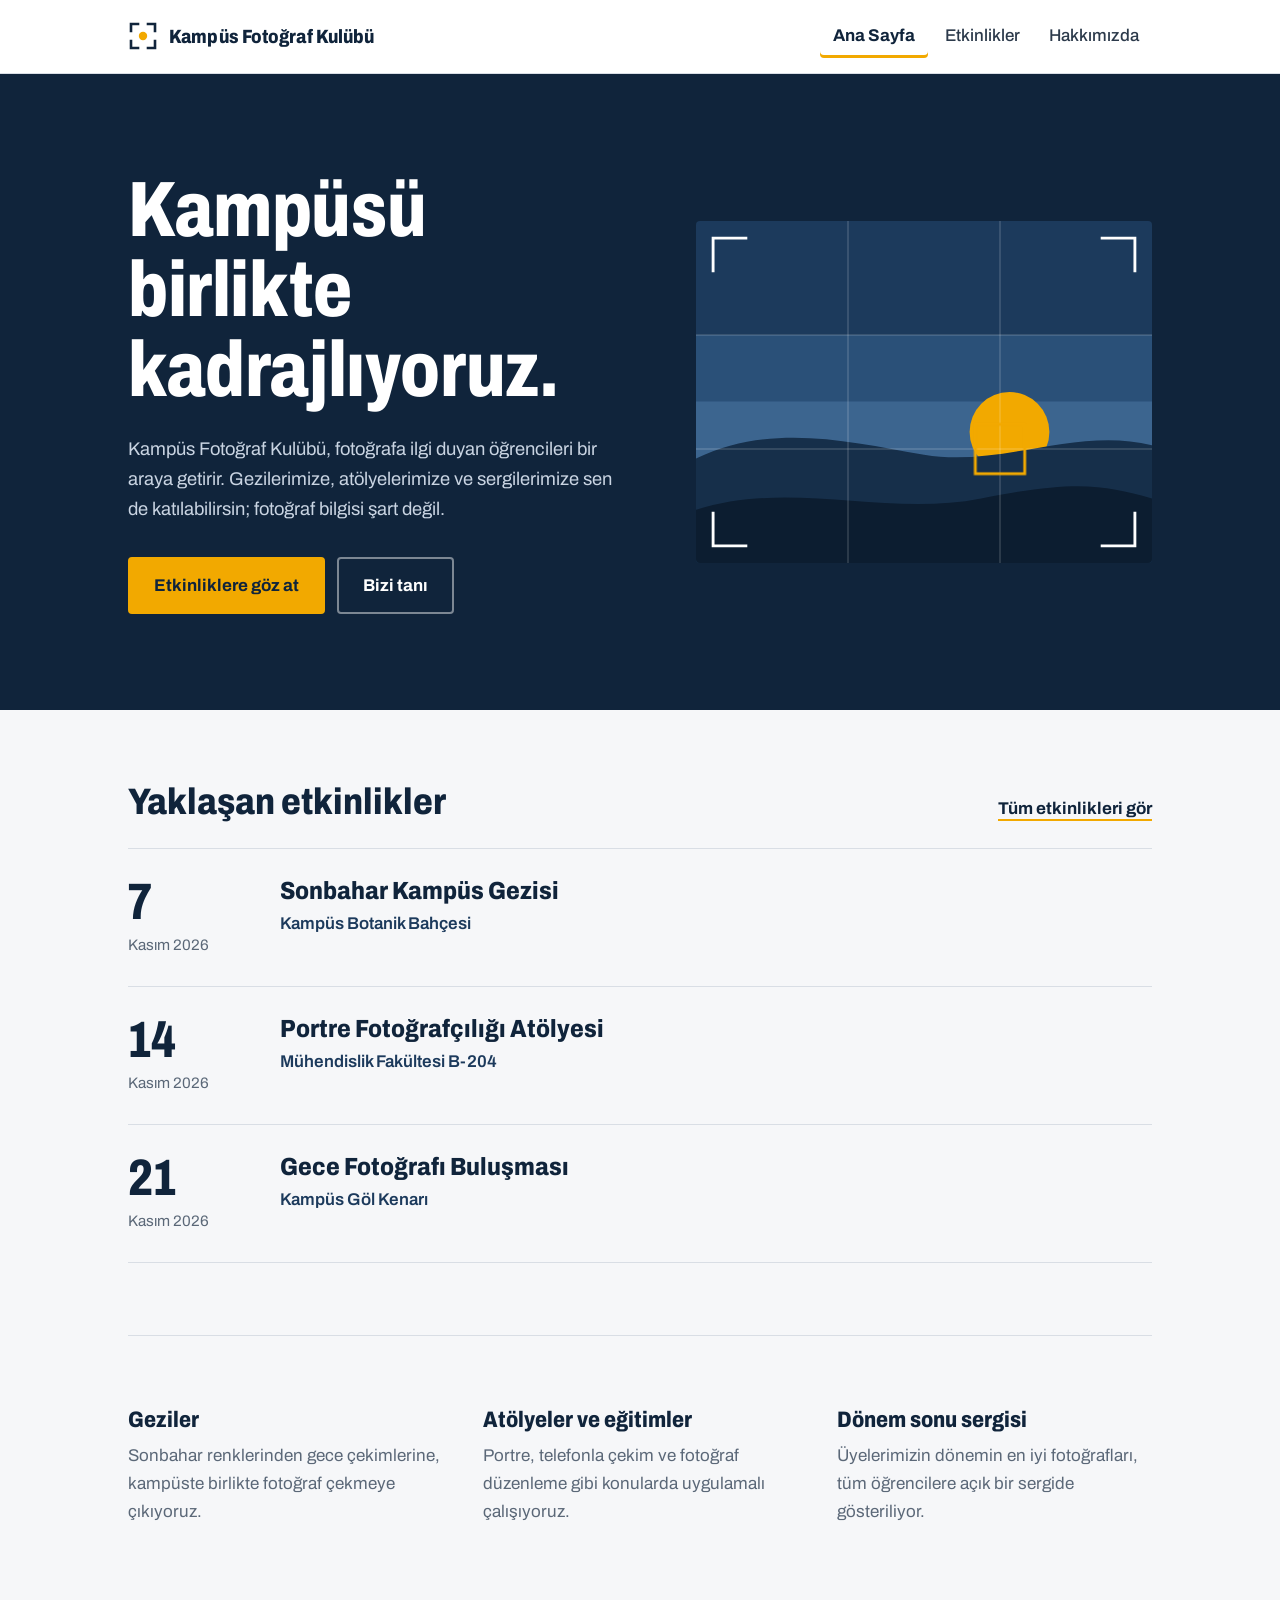
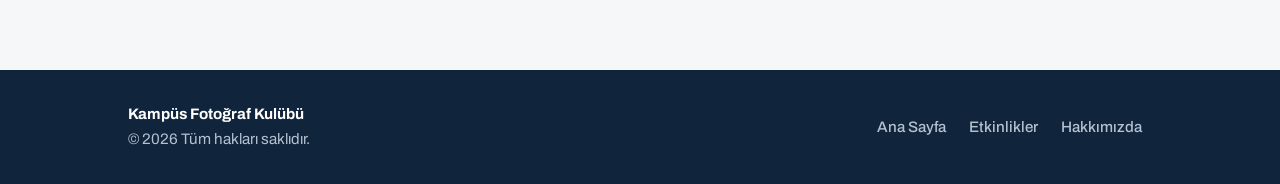
<file: index.html>
<!DOCTYPE html>
<html lang="tr">
<head>
  <meta charset="UTF-8">
  <meta name="viewport" content="width=device-width, initial-scale=1.0">
  <title>Kampüs Fotoğraf Kulübü - Ana Sayfa</title>
  <meta name="description" content="Fotoğrafa ilgi duyan öğrencilerin gezi, atölye ve sergilerde buluştuğu kampüs topluluğu.">
  <link rel="preconnect" href="https://fonts.googleapis.com">
  <link rel="preconnect" href="https://fonts.gstatic.com" crossorigin>
  <link href="https://fonts.googleapis.com/css2?family=Archivo:wdth,wght@62..125,400..800&display=swap" rel="stylesheet">
  <link rel="stylesheet" href="style.css">
</head>
<body>

  <a class="atla" href="#icerik">İçeriğe geç</a>

  <header class="ust">
    <div class="kap">
      <a class="marka" href="index.html">
        <svg width="30" height="30" viewBox="0 0 30 30" fill="none" aria-hidden="true"><path d="M3 10V3h7M20 3h7v7M27 20v7h-7M10 27H3v-7" stroke="#10243b" stroke-width="2.6" stroke-linecap="square"/><circle cx="15" cy="15" r="4.2" fill="#f2a900"/></svg>
        Kampüs Fotoğraf Kulübü
      </a>
      <nav aria-label="Ana menü">
        <a href="index.html" class="aktif" aria-current="page">Ana Sayfa</a>
        <a href="etkinlikler.html">Etkinlikler</a>
        <a href="hakkimizda.html">Hakkımızda</a>
      </nav>
    </div>
  </header>

  <main id="icerik">

    <section class="hero">
      <div class="kap">
        <div>
          <h1>Kampüsü birlikte kadrajlıyoruz.</h1>
          <p>
            Kampüs Fotoğraf Kulübü, fotoğrafa ilgi duyan öğrencileri bir araya getirir.
            Gezilerimize, atölyelerimize ve sergilerimize sen de katılabilirsin;
            fotoğraf bilgisi şart değil.
          </p>
          <div class="dugmeler">
            <a href="etkinlikler.html" class="buton">Etkinliklere göz at</a>
            <a href="hakkimizda.html" class="buton ikincil">Bizi tanı</a>
          </div>
        </div>

        <svg class="vizor" viewBox="0 0 480 360" role="img" aria-label="Fotoğraf makinesi vizöründen batan güneşli bir manzara çizimi">
          <rect width="480" height="360" fill="#1c3a5c"/>
          <rect y="120" width="480" height="140" fill="#2a5078"/>
          <rect y="190" width="480" height="70" fill="#3c658f"/>
          <circle cx="330" cy="222" r="42" fill="#f2a900"/>
          <path d="M0 250C80 212 160 232 240 246S400 216 480 236V360H0Z" fill="#162f4a"/>
          <path d="M0 304C100 272 200 312 300 292S430 278 480 292V360H0Z" fill="#0c1d30"/>
          <g stroke="#fff" stroke-opacity=".28" stroke-width="1">
            <path d="M160 0V360M320 0V360M0 120H480M0 240H480"/>
          </g>
          <path d="M18 54V18h36M426 18h36v36M462 306v36h-36M54 342H18v-36" fill="none" stroke="#fff" stroke-width="3"/>
          <rect class="odak" x="294" y="214" width="52" height="52" fill="none" stroke="#f2a900" stroke-width="3"/>
        </svg>
      </div>
    </section>

    <section class="bolum">
      <div class="kap">
        <div class="bolum-baslik">
          <h2>Yaklaşan etkinlikler</h2>
          <a class="baglanti" href="etkinlikler.html">Tüm etkinlikleri gör</a>
        </div>

        <div class="liste">
          <article class="etkinlik">
            <time class="tarih" datetime="2026-11-07">
              <span class="gun">7</span>
              <span class="ay">Kasım 2026</span>
            </time>
            <div>
              <h3>Sonbahar Kampüs Gezisi</h3>
              <p class="yer">Kampüs Botanik Bahçesi</p>
            </div>
          </article>

          <article class="etkinlik">
            <time class="tarih" datetime="2026-11-14">
              <span class="gun">14</span>
              <span class="ay">Kasım 2026</span>
            </time>
            <div>
              <h3>Portre Fotoğrafçılığı Atölyesi</h3>
              <p class="yer">Mühendislik Fakültesi B-204</p>
            </div>
          </article>

          <article class="etkinlik">
            <time class="tarih" datetime="2026-11-21">
              <span class="gun">21</span>
              <span class="ay">Kasım 2026</span>
            </time>
            <div>
              <h3>Gece Fotoğrafı Buluşması</h3>
              <p class="yer">Kampüs Göl Kenarı</p>
            </div>
          </article>
        </div>
      </div>
    </section>

    <section class="bolum" style="padding-top:0">
      <div class="kap">
        <div class="uc-sutun">
          <div>
            <h3>Geziler</h3>
            <p>Sonbahar renklerinden gece çekimlerine, kampüste birlikte fotoğraf çekmeye çıkıyoruz.</p>
          </div>
          <div>
            <h3>Atölyeler ve eğitimler</h3>
            <p>Portre, telefonla çekim ve fotoğraf düzenleme gibi konularda uygulamalı çalışıyoruz.</p>
          </div>
          <div>
            <h3>Dönem sonu sergisi</h3>
            <p>Üyelerimizin dönemin en iyi fotoğrafları, tüm öğrencilere açık bir sergide gösteriliyor.</p>
          </div>
        </div>
      </div>
    </section>

  </main>

  <footer class="alt">
    <div class="kap">
      <p><strong>Kampüs Fotoğraf Kulübü</strong><br>&copy; 2026 Tüm hakları saklıdır.</p>
      <nav aria-label="Alt menü">
        <a href="index.html">Ana Sayfa</a>
        <a href="etkinlikler.html">Etkinlikler</a>
        <a href="hakkimizda.html">Hakkımızda</a>
      </nav>
    </div>
  </footer>

</body>
</html>
</file>
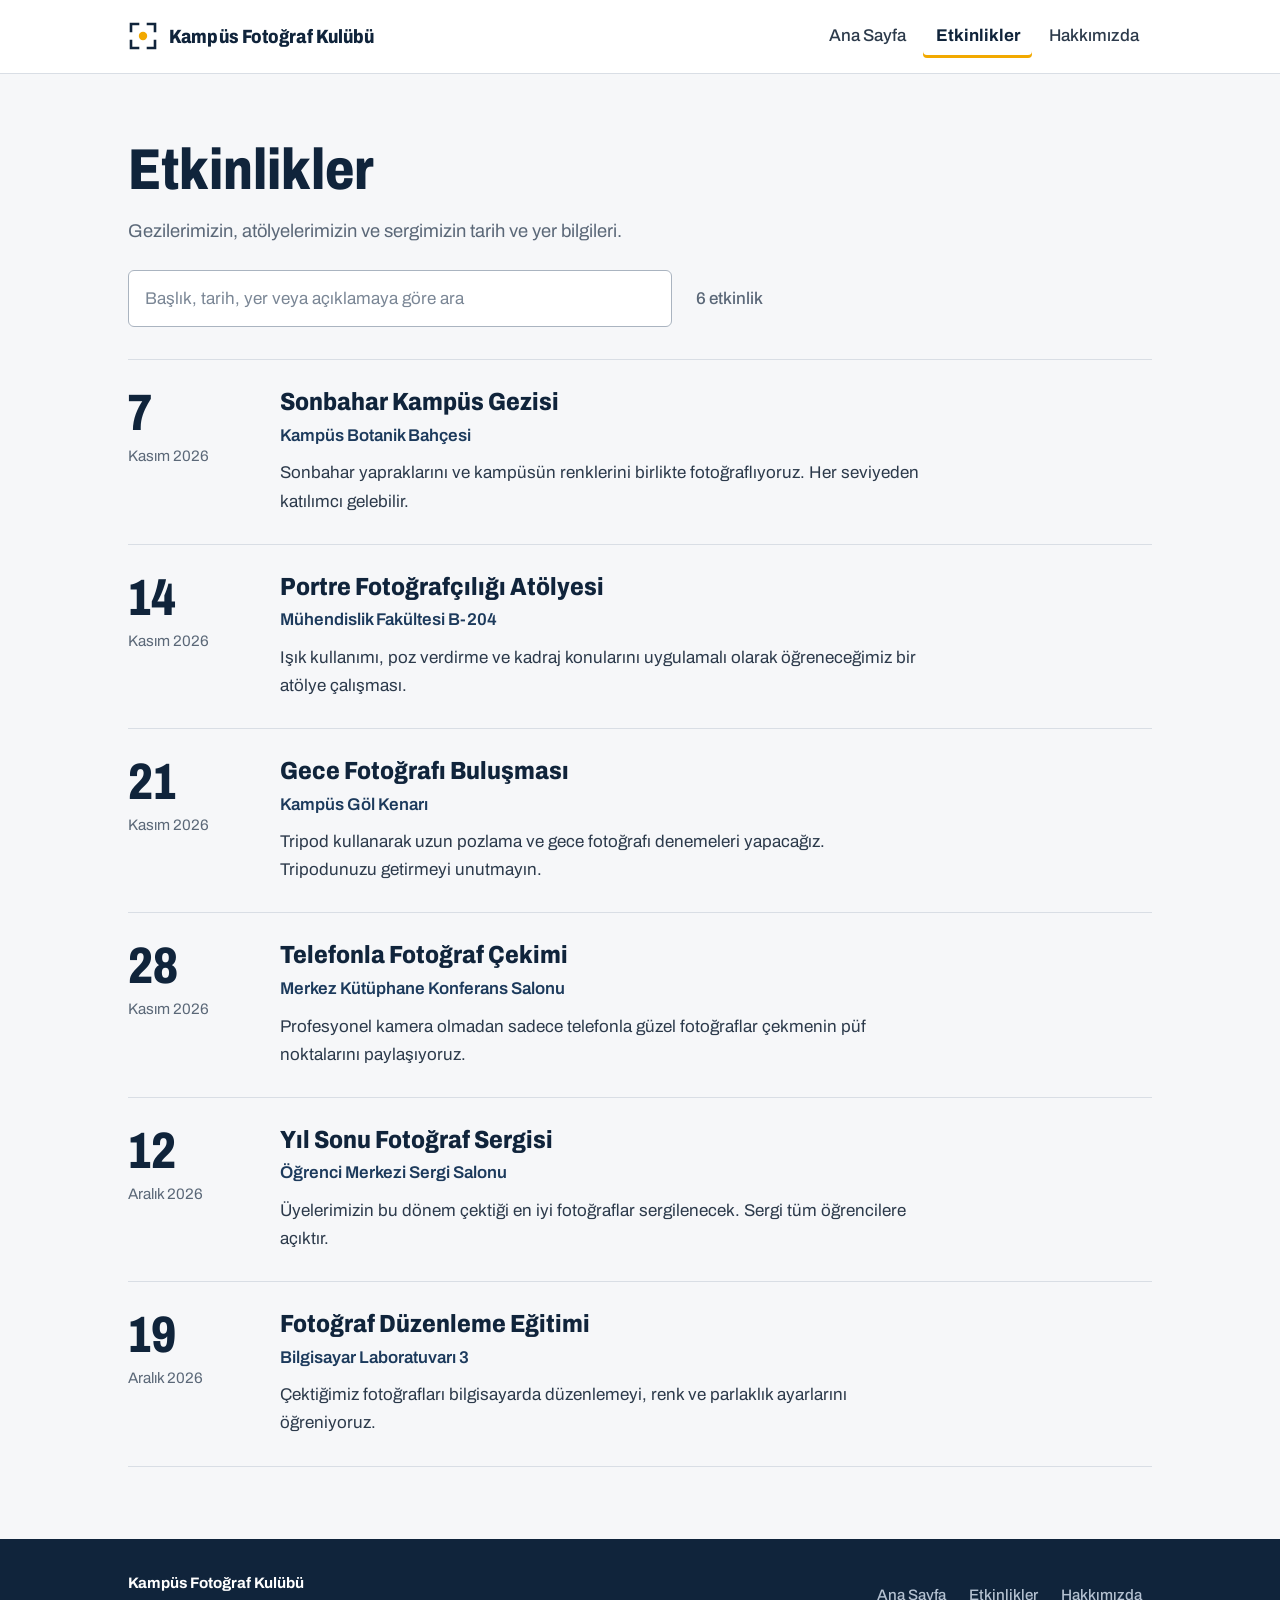
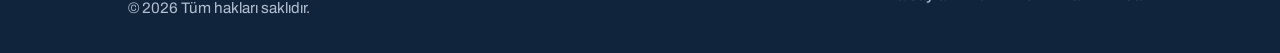
<file: etkinlikler.html>
<!DOCTYPE html>
<html lang="tr">
<head>
  <meta charset="UTF-8">
  <meta name="viewport" content="width=device-width, initial-scale=1.0">
  <title>Kampüs Fotoğraf Kulübü - Etkinlikler</title>
  <link rel="preconnect" href="https://fonts.googleapis.com">
  <link rel="preconnect" href="https://fonts.gstatic.com" crossorigin>
  <link href="https://fonts.googleapis.com/css2?family=Archivo:wdth,wght@62..125,400..800&display=swap" rel="stylesheet">
  <link rel="stylesheet" href="style.css">
</head>
<body>

  <a class="atla" href="#icerik">İçeriğe geç</a>

  <header class="ust">
    <div class="kap">
      <a class="marka" href="index.html">
        <svg width="30" height="30" viewBox="0 0 30 30" fill="none" aria-hidden="true"><path d="M3 10V3h7M20 3h7v7M27 20v7h-7M10 27H3v-7" stroke="#10243b" stroke-width="2.6" stroke-linecap="square"/><circle cx="15" cy="15" r="4.2" fill="#f2a900"/></svg>
        Kampüs Fotoğraf Kulübü
      </a>
      <nav aria-label="Ana menü">
        <a href="index.html">Ana Sayfa</a>
        <a href="etkinlikler.html" class="aktif" aria-current="page">Etkinlikler</a>
        <a href="hakkimizda.html">Hakkımızda</a>
      </nav>
    </div>
  </header>

  <main id="icerik">
    <div class="kap">
      <div class="sayfa-basligi">
        <h1>Etkinlikler</h1>
        <p>Gezilerimizin, atölyelerimizin ve sergimizin tarih ve yer bilgileri.</p>
      </div>

      <div class="arama-alani">
        <label for="arama" class="sr-only" style="position:absolute;width:1px;height:1px;overflow:hidden;clip:rect(0 0 0 0);white-space:nowrap">Etkinlik ara</label>
        <input type="search" id="arama" class="arama-kutusu" placeholder="Başlık, tarih, yer veya açıklamaya göre ara" autocomplete="off">
        <p class="sayac" id="sayac" aria-live="polite">6 etkinlik</p>
      </div>

      <p class="sonuc-yok" id="sonuc-yok" role="status" hidden>
        <strong>Aramanıza uygun etkinlik bulunamadı.</strong><br>
        Daha kısa bir kelime deneyin ya da aramayı temizleyin.
      </p>

      <div class="liste" id="liste">

        <article class="etkinlik">
          <time class="tarih" datetime="2026-11-07">
            <span class="gun">7</span>
            <span class="ay">Kasım 2026</span>
          </time>
          <div>
            <h3>Sonbahar Kampüs Gezisi</h3>
            <p class="yer">Kampüs Botanik Bahçesi</p>
            <p class="aciklama">Sonbahar yapraklarını ve kampüsün renklerini birlikte fotoğraflıyoruz. Her seviyeden katılımcı gelebilir.</p>
          </div>
        </article>

        <article class="etkinlik">
          <time class="tarih" datetime="2026-11-14">
            <span class="gun">14</span>
            <span class="ay">Kasım 2026</span>
          </time>
          <div>
            <h3>Portre Fotoğrafçılığı Atölyesi</h3>
            <p class="yer">Mühendislik Fakültesi B-204</p>
            <p class="aciklama">Işık kullanımı, poz verdirme ve kadraj konularını uygulamalı olarak öğreneceğimiz bir atölye çalışması.</p>
          </div>
        </article>

        <article class="etkinlik">
          <time class="tarih" datetime="2026-11-21">
            <span class="gun">21</span>
            <span class="ay">Kasım 2026</span>
          </time>
          <div>
            <h3>Gece Fotoğrafı Buluşması</h3>
            <p class="yer">Kampüs Göl Kenarı</p>
            <p class="aciklama">Tripod kullanarak uzun pozlama ve gece fotoğrafı denemeleri yapacağız. Tripodunuzu getirmeyi unutmayın.</p>
          </div>
        </article>

        <article class="etkinlik">
          <time class="tarih" datetime="2026-11-28">
            <span class="gun">28</span>
            <span class="ay">Kasım 2026</span>
          </time>
          <div>
            <h3>Telefonla Fotoğraf Çekimi</h3>
            <p class="yer">Merkez Kütüphane Konferans Salonu</p>
            <p class="aciklama">Profesyonel kamera olmadan sadece telefonla güzel fotoğraflar çekmenin püf noktalarını paylaşıyoruz.</p>
          </div>
        </article>

        <article class="etkinlik">
          <time class="tarih" datetime="2026-12-12">
            <span class="gun">12</span>
            <span class="ay">Aralık 2026</span>
          </time>
          <div>
            <h3>Yıl Sonu Fotoğraf Sergisi</h3>
            <p class="yer">Öğrenci Merkezi Sergi Salonu</p>
            <p class="aciklama">Üyelerimizin bu dönem çektiği en iyi fotoğraflar sergilenecek. Sergi tüm öğrencilere açıktır.</p>
          </div>
        </article>

        <article class="etkinlik">
          <time class="tarih" datetime="2026-12-19">
            <span class="gun">19</span>
            <span class="ay">Aralık 2026</span>
          </time>
          <div>
            <h3>Fotoğraf Düzenleme Eğitimi</h3>
            <p class="yer">Bilgisayar Laboratuvarı 3</p>
            <p class="aciklama">Çektiğimiz fotoğrafları bilgisayarda düzenlemeyi, renk ve parlaklık ayarlarını öğreniyoruz.</p>
          </div>
        </article>

      </div>
    </div>
  </main>

  <footer class="alt">
    <div class="kap">
      <p><strong>Kampüs Fotoğraf Kulübü</strong><br>&copy; 2026 Tüm hakları saklıdır.</p>
      <nav aria-label="Alt menü">
        <a href="index.html">Ana Sayfa</a>
        <a href="etkinlikler.html">Etkinlikler</a>
        <a href="hakkimizda.html">Hakkımızda</a>
      </nav>
    </div>
  </footer>

  <script>
    const arama = document.getElementById("arama");
    const etkinlikler = document.querySelectorAll(".etkinlik");
    const sayac = document.getElementById("sayac");
    const sonucYok = document.getElementById("sonuc-yok");

    // Boşlukları sadeleştirerek küçük harfe çevir (Türkçe kurallarıyla)
    function duzelt(metin) {
      return metin.toLocaleLowerCase("tr").replace(/\s+/g, " ").trim();
    }

    const metinler = Array.from(etkinlikler, function (e) {
      return duzelt(e.textContent);
    });

    function filtrele() {
      const aranan = duzelt(arama.value);
      let bulunan = 0;

      etkinlikler.forEach(function (etkinlik, i) {
        const eslesti = metinler[i].includes(aranan);
        etkinlik.hidden = !eslesti;
        if (eslesti) bulunan++;
      });

      sayac.textContent = aranan
        ? bulunan + " etkinlik bulundu"
        : etkinlikler.length + " etkinlik";
      sonucYok.hidden = bulunan !== 0;
    }

    arama.addEventListener("input", filtrele);
  </script>

</body>
</html>
</file>
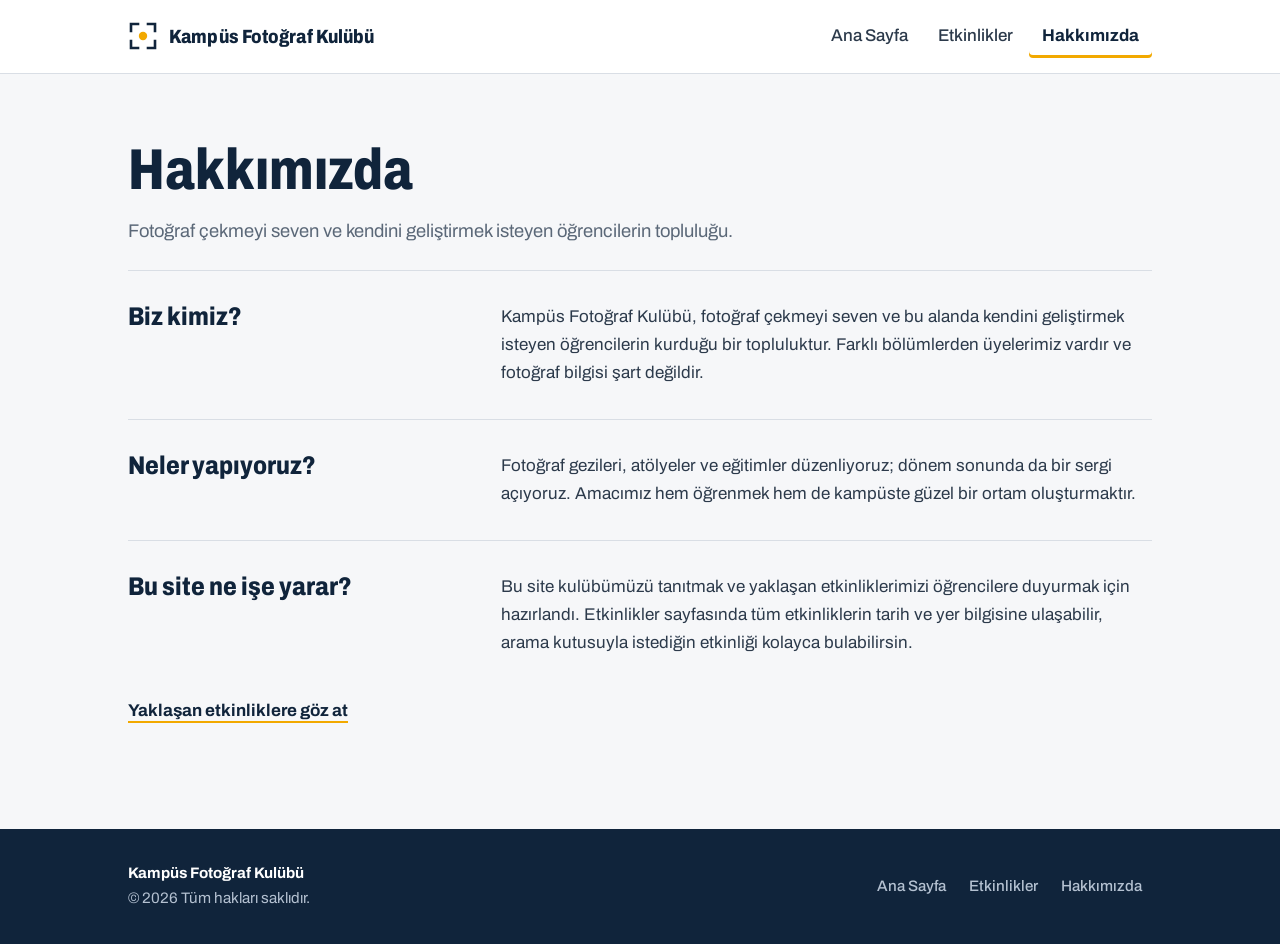
<file: hakkimizda.html>
<!DOCTYPE html>
<html lang="tr">
<head>
  <meta charset="UTF-8">
  <meta name="viewport" content="width=device-width, initial-scale=1.0">
  <title>Kampüs Fotoğraf Kulübü - Hakkımızda</title>
  <link rel="preconnect" href="https://fonts.googleapis.com">
  <link rel="preconnect" href="https://fonts.gstatic.com" crossorigin>
  <link href="https://fonts.googleapis.com/css2?family=Archivo:wdth,wght@62..125,400..800&display=swap" rel="stylesheet">
  <link rel="stylesheet" href="style.css">
</head>
<body>

  <a class="atla" href="#icerik">İçeriğe geç</a>

  <header class="ust">
    <div class="kap">
      <a class="marka" href="index.html">
        <svg width="30" height="30" viewBox="0 0 30 30" fill="none" aria-hidden="true"><path d="M3 10V3h7M20 3h7v7M27 20v7h-7M10 27H3v-7" stroke="#10243b" stroke-width="2.6" stroke-linecap="square"/><circle cx="15" cy="15" r="4.2" fill="#f2a900"/></svg>
        Kampüs Fotoğraf Kulübü
      </a>
      <nav aria-label="Ana menü">
        <a href="index.html">Ana Sayfa</a>
        <a href="etkinlikler.html">Etkinlikler</a>
        <a href="hakkimizda.html" class="aktif" aria-current="page">Hakkımızda</a>
      </nav>
    </div>
  </header>

  <main id="icerik">
    <div class="kap">
      <div class="sayfa-basligi">
        <h1>Hakkımızda</h1>
        <p>Fotoğraf çekmeyi seven ve kendini geliştirmek isteyen öğrencilerin topluluğu.</p>
      </div>

      <section class="satir">
        <h2>Biz kimiz?</h2>
        <p>
          Kampüs Fotoğraf Kulübü, fotoğraf çekmeyi seven ve bu alanda kendini
          geliştirmek isteyen öğrencilerin kurduğu bir topluluktur. Farklı
          bölümlerden üyelerimiz vardır ve fotoğraf bilgisi şart değildir.
        </p>
      </section>

      <section class="satir">
        <h2>Neler yapıyoruz?</h2>
        <p>
          Fotoğraf gezileri, atölyeler ve eğitimler düzenliyoruz; dönem sonunda
          da bir sergi açıyoruz. Amacımız hem öğrenmek hem de kampüste güzel bir
          ortam oluşturmaktır.
        </p>
      </section>

      <section class="satir">
        <h2>Bu site ne işe yarar?</h2>
        <p>
          Bu site kulübümüzü tanıtmak ve yaklaşan etkinliklerimizi öğrencilere
          duyurmak için hazırlandı. Etkinlikler sayfasında tüm etkinliklerin
          tarih ve yer bilgisine ulaşabilir, arama kutusuyla istediğin etkinliği
          kolayca bulabilirsin.
        </p>
        <p><a class="baglanti" href="etkinlikler.html">Yaklaşan etkinliklere göz at</a></p>
      </section>
    </div>
  </main>

  <footer class="alt">
    <div class="kap">
      <p><strong>Kampüs Fotoğraf Kulübü</strong><br>&copy; 2026 Tüm hakları saklıdır.</p>
      <nav aria-label="Alt menü">
        <a href="index.html">Ana Sayfa</a>
        <a href="etkinlikler.html">Etkinlikler</a>
        <a href="hakkimizda.html">Hakkımızda</a>
      </nav>
    </div>
  </footer>

</body>
</html>
</file>
<file: style.css>
/* ==========================================================
   Kampüs Fotoğraf Kulübü
   Renkler: koyu lacivert (mürekkep), soğuk beyaz zemin, tek vurgu: kehribar
   Yazı tipi: Archivo (başlıklarda dar, metinde normal genişlik)
   ========================================================== */

:root {
  --murekkep: #10243b;
  --murekkep-acik: #1c3a5c;
  --zemin: #f6f7f9;
  --beyaz: #ffffff;
  --metin: #2c3a4b;
  --soluk: #5b6878;
  --cizgi: #d9dee5;
  --kehribar: #f2a900;
  --kehribar-koyu: #d99700;
  --kenar: clamp(1.25rem, 5vw, 3rem);
  --genislik: 70rem;
}

*,
*::before,
*::after {
  box-sizing: border-box;
}

[hidden] {
  display: none !important;
}

html {
  scroll-behavior: smooth;
}

body {
  margin: 0;
  font-family: "Archivo", "Helvetica Neue", Arial, sans-serif;
  font-size: 1.0625rem;
  line-height: 1.65;
  color: var(--metin);
  background-color: var(--zemin);
}

a {
  color: inherit;
}

:focus-visible {
  outline: 3px solid var(--murekkep);
  outline-offset: 3px;
}

.hero :focus-visible,
footer :focus-visible {
  outline-color: var(--kehribar);
}

.atla {
  position: absolute;
  left: 1rem;
  top: -4rem;
  background: var(--kehribar);
  color: var(--murekkep);
  padding: 0.6rem 1rem;
  font-weight: 700;
  z-index: 10;
}

.atla:focus {
  top: 1rem;
}

.kap {
  width: 100%;
  max-width: var(--genislik);
  margin-inline: auto;
  padding-inline: var(--kenar);
}

h1,
h2,
h3 {
  margin: 0;
  color: var(--murekkep);
  font-weight: 800;
  font-stretch: 85%;
  line-height: 1.1;
}

/* ---------- Üst menü ---------- */

header.ust {
  background-color: var(--beyaz);
  border-bottom: 1px solid var(--cizgi);
}

header.ust .kap {
  display: flex;
  flex-wrap: wrap;
  align-items: center;
  justify-content: space-between;
  gap: 0.25rem 2rem;
  padding-block: 0.9rem;
}

.marka {
  display: flex;
  align-items: center;
  gap: 0.7rem;
  color: var(--murekkep);
  text-decoration: none;
  font-size: 1.2rem;
  font-weight: 800;
  font-stretch: 85%;
  letter-spacing: 0.005em;
}

.marka svg {
  flex: none;
}

nav {
  display: flex;
  gap: 0.25rem;
}

nav a {
  padding: 0.5rem 0.8rem;
  text-decoration: none;
  font-weight: 500;
  color: var(--metin);
  border-radius: 4px;
}

nav a:hover {
  color: var(--murekkep);
  box-shadow: inset 0 -3px 0 var(--cizgi);
}

nav a.aktif {
  color: var(--murekkep);
  font-weight: 700;
  box-shadow: inset 0 -3px 0 var(--kehribar);
}

/* ---------- Düğmeler ---------- */

.buton {
  display: inline-block;
  padding: 0.8rem 1.5rem;
  border-radius: 4px;
  background-color: var(--kehribar);
  color: var(--murekkep);
  font-weight: 700;
  text-decoration: none;
  border: 2px solid var(--kehribar);
}

.buton:hover {
  background-color: var(--kehribar-koyu);
  border-color: var(--kehribar-koyu);
}

.buton.ikincil {
  background-color: transparent;
  color: var(--beyaz);
  border-color: rgba(255, 255, 255, 0.45);
}

.buton.ikincil:hover {
  border-color: var(--beyaz);
  background-color: rgba(255, 255, 255, 0.08);
}

/* ---------- Ana sayfa: giriş ---------- */

.hero {
  background-color: var(--murekkep);
  color: #c9d4e2;
  padding-block: clamp(3rem, 8vw, 6rem);
}

.hero .kap {
  display: grid;
  grid-template-columns: 1.05fr 0.95fr;
  gap: clamp(2rem, 5vw, 4.5rem);
  align-items: center;
}

.hero h1 {
  color: var(--beyaz);
  font-size: clamp(2.7rem, 6.2vw, 4.9rem);
  font-stretch: 78%;
  line-height: 1.02;
  letter-spacing: -0.005em;
}

.hero p {
  margin: 1.5rem 0 2rem;
  max-width: 34rem;
  font-size: 1.15rem;
}

.hero .dugmeler {
  display: flex;
  flex-wrap: wrap;
  gap: 0.75rem;
}

.vizor {
  display: block;
  width: 100%;
  height: auto;
  border-radius: 4px;
}

.odak {
  transform-box: fill-box;
  transform-origin: center;
  animation: odaklan 1.1s 0.5s cubic-bezier(0.2, 0.7, 0.2, 1) both;
}

@keyframes odaklan {
  from {
    transform: scale(1.9);
    opacity: 0;
  }
  to {
    transform: scale(1);
    opacity: 1;
  }
}

/* ---------- Bölümler ---------- */

.bolum {
  padding-block: clamp(2.5rem, 6vw, 4.5rem);
}

.bolum-baslik {
  display: flex;
  flex-wrap: wrap;
  align-items: baseline;
  justify-content: space-between;
  gap: 0.5rem 2rem;
  margin-bottom: 1.5rem;
}

.bolum-baslik h2 {
  font-size: clamp(1.7rem, 3.4vw, 2.3rem);
}

.baglanti {
  font-weight: 700;
  color: var(--murekkep);
  text-decoration-thickness: 2px;
  text-decoration-color: var(--kehribar);
  text-underline-offset: 5px;
}

.baglanti:hover {
  text-decoration-color: var(--murekkep);
}

.uc-sutun {
  display: grid;
  grid-template-columns: repeat(3, 1fr);
  gap: 2.5rem;
  padding-top: clamp(2.5rem, 6vw, 4.5rem);
  border-top: 1px solid var(--cizgi);
}

.uc-sutun h3 {
  font-size: 1.4rem;
  margin-bottom: 0.6rem;
}

.uc-sutun p {
  margin: 0;
  color: var(--soluk);
}

/* ---------- Sayfa başlığı (iç sayfalar) ---------- */

.sayfa-basligi {
  padding-block: clamp(2.5rem, 6vw, 4rem) 1.5rem;
}

.sayfa-basligi h1 {
  font-size: clamp(2.4rem, 5vw, 3.6rem);
  font-stretch: 80%;
}

.sayfa-basligi p {
  margin: 0.9rem 0 0;
  max-width: 38rem;
  color: var(--soluk);
  font-size: 1.15rem;
}

/* ---------- Etkinlik listesi ---------- */

.arama-alani {
  display: flex;
  flex-wrap: wrap;
  align-items: center;
  gap: 0.75rem 1.5rem;
  margin-bottom: 2rem;
}

.arama-kutusu {
  flex: 1 1 22rem;
  max-width: 34rem;
  padding: 0.85rem 1rem;
  font: inherit;
  color: var(--murekkep);
  background-color: var(--beyaz);
  border: 1px solid #aab4c0;
  border-radius: 6px;
}

.arama-kutusu::placeholder {
  color: #7b8796;
}

.arama-kutusu:focus {
  border-color: var(--murekkep);
  outline: 3px solid rgba(242, 169, 0, 0.55);
  outline-offset: 0;
}

.sayac {
  margin: 0;
  color: var(--soluk);
  font-weight: 500;
}

.liste {
  border-bottom: 1px solid var(--cizgi);
}

.etkinlik {
  display: grid;
  grid-template-columns: 8rem 1fr;
  gap: 1.5rem;
  padding-block: 1.75rem;
  border-top: 1px solid var(--cizgi);
}

.tarih {
  display: flex;
  flex-direction: column;
}

.gun {
  font-size: 3.2rem;
  font-weight: 800;
  font-stretch: 75%;
  line-height: 1;
  color: var(--murekkep);
}

.ay {
  margin-top: 0.3rem;
  font-size: 0.95rem;
  color: var(--soluk);
}

.etkinlik h3 {
  font-size: 1.55rem;
  font-stretch: 88%;
}

.yer {
  margin: 0.4rem 0 0;
  font-weight: 600;
  color: var(--murekkep-acik);
}

.aciklama {
  margin: 0.6rem 0 0;
  max-width: 40rem;
}

.sonuc-yok {
  padding: 2rem 0;
  max-width: 36rem;
}

.sonuc-yok strong {
  color: var(--murekkep);
}

/* ---------- Hakkımızda ---------- */

.satir {
  display: grid;
  grid-template-columns: 1fr 2fr;
  gap: 1.5rem 3rem;
  padding-block: 2rem;
  border-top: 1px solid var(--cizgi);
}

.satir h2 {
  font-size: 1.6rem;
}

.satir p {
  margin: 0;
  max-width: 40rem;
}

.satir p + p {
  margin-top: 1rem;
}

/* ---------- Alt kısım ---------- */

footer.alt {
  margin-top: clamp(2.5rem, 6vw, 4.5rem);
  background-color: var(--murekkep);
  color: #b4c1d1;
  font-size: 0.95rem;
}

footer.alt .kap {
  display: flex;
  flex-wrap: wrap;
  align-items: center;
  justify-content: space-between;
  gap: 1rem 2rem;
  padding-block: 2rem;
}

footer.alt p {
  margin: 0;
}

footer.alt strong {
  color: var(--beyaz);
}

footer.alt nav a {
  color: #b4c1d1;
  padding: 0.3rem 0.6rem;
}

footer.alt nav a:hover {
  color: var(--beyaz);
  box-shadow: none;
  text-decoration: underline;
}

/* ---------- Küçük ekranlar ---------- */

@media (max-width: 820px) {
  .hero .kap {
    grid-template-columns: 1fr;
  }

  .uc-sutun {
    grid-template-columns: 1fr;
    gap: 2rem;
  }

  .satir {
    grid-template-columns: 1fr;
    gap: 0.75rem;
  }
}

@media (max-width: 560px) {
  header.ust .kap {
    gap: 0.5rem;
  }

  nav {
    margin-inline: -0.8rem;
  }

  .etkinlik {
    grid-template-columns: 1fr;
    gap: 0.75rem;
  }

  .tarih {
    flex-direction: row;
    align-items: baseline;
    gap: 0.6rem;
  }

  .gun {
    font-size: 2.2rem;
  }

  .ay {
    margin-top: 0;
  }
}

@media (prefers-reduced-motion: reduce) {
  html {
    scroll-behavior: auto;
  }

  .odak {
    animation: none;
  }
}
</file>
